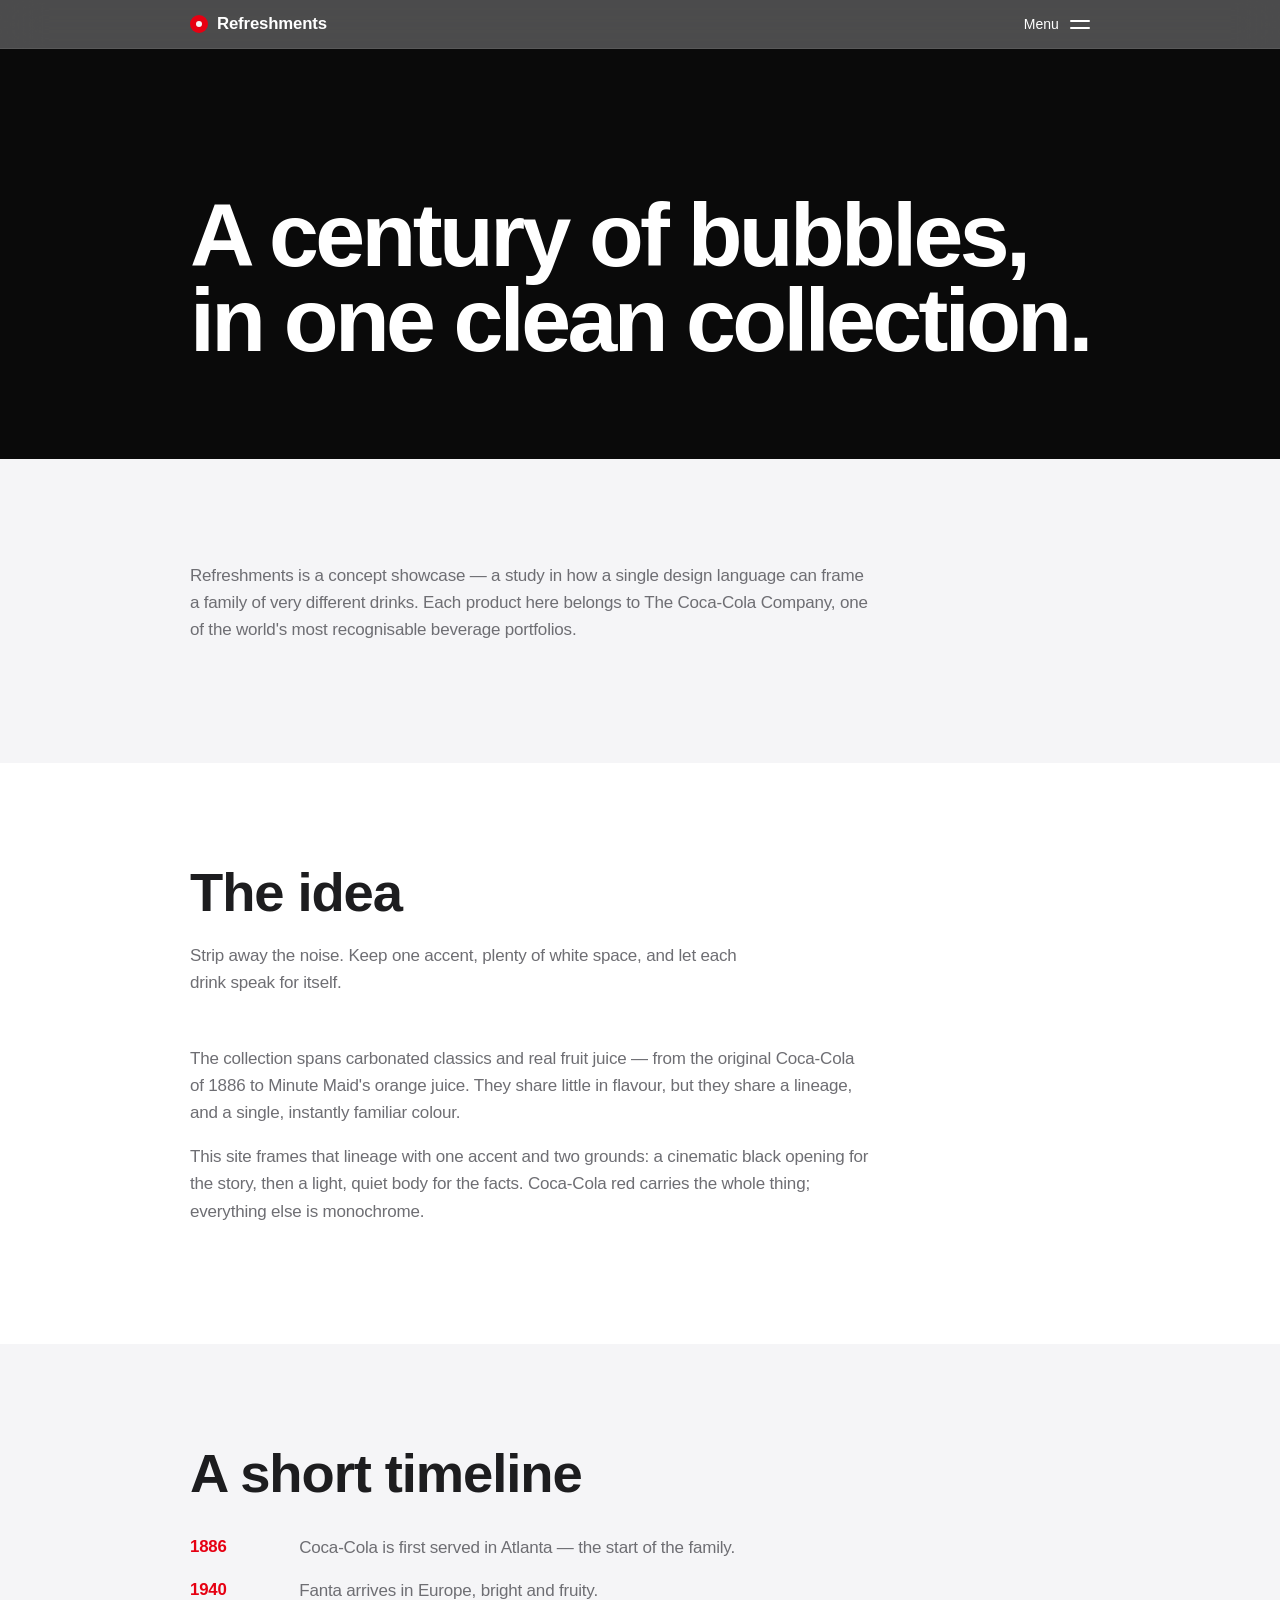
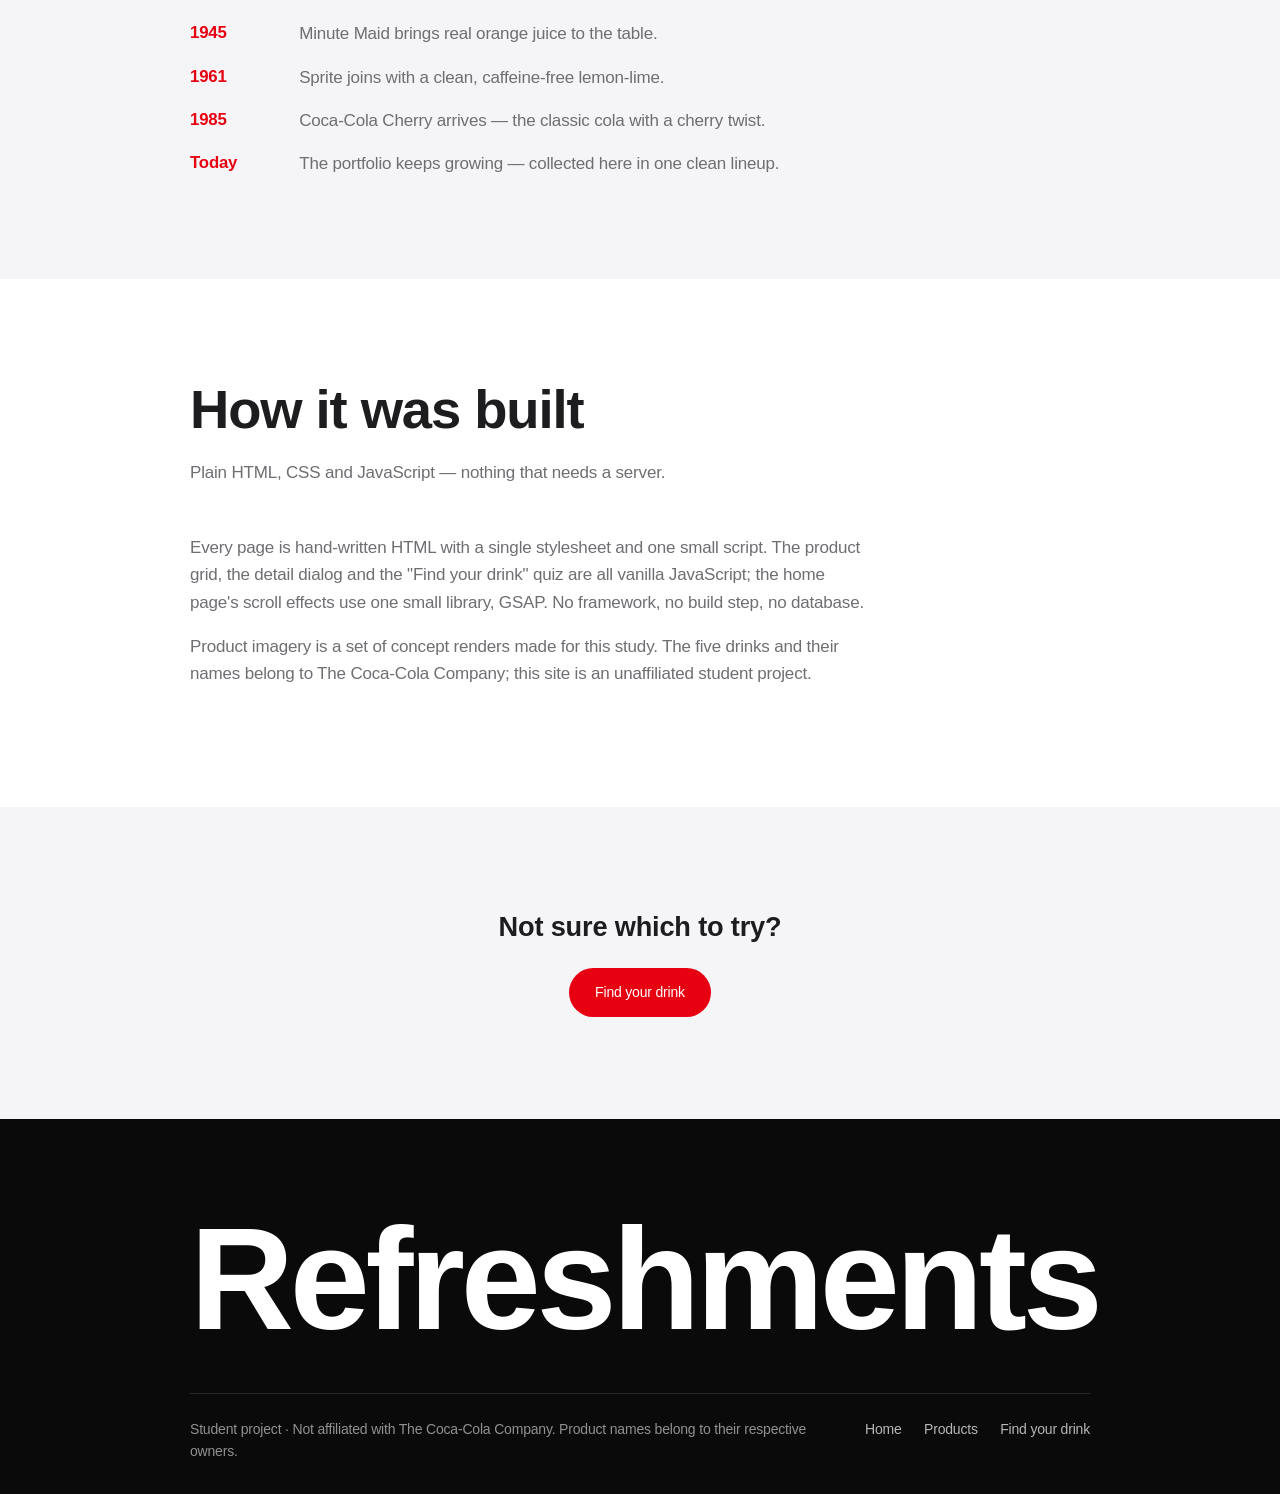
<file: about.html>
<!DOCTYPE html>
<html lang="en">
<head>
<meta charset="utf-8">
<meta name="viewport" content="width=device-width, initial-scale=1">
<title>About — Refreshments</title>
<meta name="description" content="The story behind the classic drinks — a short history of the Coca-Cola Company's lineup.">
<meta name="theme-color" content="#f5f5f7">

<link rel="icon" href="assets/img/favicon.svg" type="image/svg+xml">
<link rel="icon" href="assets/img/favicon-32.png" type="image/png" sizes="32x32">
<link rel="apple-touch-icon" href="assets/img/apple-touch-icon.png">

<meta property="og:type" content="website">
<meta property="og:site_name" content="Refreshments">
<meta property="og:title" content="About — Refreshments">
<meta property="og:description" content="The story behind the classic drinks.">
<meta property="og:url" content="https://czhcyber.github.io/personal-project/about.html">
<meta property="og:image" content="https://czhcyber.github.io/personal-project/assets/img/og-image.png">
<meta name="twitter:card" content="summary_large_image">

<link rel="stylesheet" href="assets/css/style.css">
</head>
<body>

<header class="nav">
  <div class="container nav-inner">
    <a href="index.html" class="brand">
      <span class="brand-mark" aria-hidden="true"></span>
      <span>Refreshments</span>
    </a>
    <button class="menu-toggle" id="menu-toggle" type="button" aria-expanded="false" aria-controls="menu-overlay">
      <span>Menu</span>
      <span class="menu-toggle-bars" aria-hidden="true"><i></i><i></i></span>
    </button>
  </div>
</header>

<nav class="menu-overlay" id="menu-overlay" aria-label="Main" aria-hidden="true">
  <div class="container menu-overlay-top">
    <a href="index.html" class="brand">
      <span class="brand-mark" aria-hidden="true"></span>
      <span>Refreshments</span>
    </a>
    <button class="menu-close" id="menu-close" type="button" aria-label="Close menu">✕</button>
  </div>
  <div class="container menu-links">
    <a href="index.html">Home</a>
    <a href="products.html">Products</a>
    <a href="about.html" aria-current="page">About</a>
    <a href="quiz.html">Find your drink</a>
  </div>
  <div class="container menu-overlay-foot">
    <span>Student project · Not affiliated with The Coca-Cola Company.</span>
  </div>
</nav>

<main>
  <section class="page-hero">
    <div class="container">
      <h1 class="page-hero-title">A century of bubbles, in one clean collection.</h1>
    </div>
  </section>

  <section class="section">
    <div class="container">
      <p class="prose">Refreshments is a concept showcase — a study in how a single design language can frame a family of very different drinks. Each product here belongs to The Coca-Cola Company, one of the world's most recognisable beverage portfolios.</p>
    </div>
  </section>

  <section class="section section-band">
    <div class="container">
      <div class="fade">
        <h2 class="section-title">The idea</h2>
        <p class="section-sub">Strip away the noise. Keep one accent, plenty of white space, and let each drink speak for itself.</p>
      </div>

      <div class="fade" style="max-width:680px">
        <p class="prose">The collection spans carbonated classics and real fruit juice — from the original Coca-Cola of 1886 to Minute Maid's orange juice. They share little in flavour, but they share a lineage, and a single, instantly familiar colour.</p>
        <p class="prose">This site frames that lineage with one accent and two grounds: a cinematic black opening for the story, then a light, quiet body for the facts. Coca-Cola red carries the whole thing; everything else is monochrome.</p>
      </div>
    </div>
  </section>

  <section class="section" aria-labelledby="timeline-title">
    <div class="container">
      <h2 class="section-title fade" id="timeline-title">A short timeline</h2>
      <div class="timeline">
        <div class="timeline-item fade"><span class="timeline-year">1886</span><p>Coca-Cola is first served in Atlanta — the start of the family.</p></div>
        <div class="timeline-item fade"><span class="timeline-year">1940</span><p>Fanta arrives in Europe, bright and fruity.</p></div>
        <div class="timeline-item fade"><span class="timeline-year">1945</span><p>Minute Maid brings real orange juice to the table.</p></div>
        <div class="timeline-item fade"><span class="timeline-year">1961</span><p>Sprite joins with a clean, caffeine-free lemon-lime.</p></div>
        <div class="timeline-item fade"><span class="timeline-year">1985</span><p>Coca-Cola Cherry arrives — the classic cola with a cherry twist.</p></div>
        <div class="timeline-item fade"><span class="timeline-year">Today</span><p>The portfolio keeps growing — collected here in one clean lineup.</p></div>
      </div>
    </div>
  </section>

  <section class="section section-band" aria-labelledby="built-title">
    <div class="container">
      <h2 class="section-title" id="built-title">How it was built</h2>
      <p class="section-sub">Plain HTML, CSS and JavaScript — nothing that needs a server.</p>
      <div class="prose">
        <p>Every page is hand-written HTML with a single stylesheet and one small script. The product grid, the detail dialog and the "Find your drink" quiz are all vanilla JavaScript; the home page's scroll effects use one small library, GSAP. No framework, no build step, no database.</p>
        <p>Product imagery is a set of concept renders made for this study. The five drinks and their names belong to The Coca-Cola Company; this site is an unaffiliated student project.</p>
      </div>
    </div>
  </section>

  <section class="section" aria-label="Get started">
    <div class="container" style="text-align:center">
      <p class="lead" style="margin:0 auto 1.5rem">Not sure which to try?</p>
      <a href="quiz.html" class="btn btn-primary">Find your drink</a>
    </div>
  </section>
</main>

<footer class="footer">
  <div class="container">
    <p class="footer-big">Refreshments</p>
    <div class="footer-bottom">
      <p class="footer-note">Student project · Not affiliated with The Coca-Cola Company. Product names belong to their respective owners.</p>
      <nav class="footer-links" aria-label="Footer">
        <a href="index.html">Home</a>
        <a href="products.html">Products</a>
        <a href="quiz.html">Find your drink</a>
      </nav>
    </div>
  </div>
</footer>

<script src="assets/js/app.js" defer></script>
</body>
</html>
</file>
<file: assets/css/style.css>
/* ============================================================================
   Refreshments — unified stylesheet
   ----------------------------------------------------------------------------
   Apple-style light UI:
     • off-white canvas #f5f5f7, white cards, near-black text
     • Coca-Cola red #E60012 used sparingly (buttons, highlights only)
     • frosted-glass sticky navigation
     • product cards with hover lift + soft shadow
     • gentle fade-in on scroll (IntersectionObserver adds .in-view)
     • fluid type & spacing, multiple breakpoints, no horizontal scroll
   ============================================================================ */

:root {
  --bg:      #f5f5f7;
  --surface: #ffffff;
  --text:    #1d1d1f;
  --gray:    #6e6e73;
  --gray-2:  #86868b;
  --divider: #d2d2d7;
  --accent:  #E60012;
  --accent-dark: #c5000f;

  --font: -apple-system, BlinkMacSystemFont, 'SF Pro Display', 'SF Pro Text',
          'Segoe UI', Roboto, 'Helvetica Neue', 'PingFang SC',
          'Microsoft YaHei', sans-serif;

  --radius: 18px;
  --radius-lg: 24px;
  --container: 980px;
  --pad-x: clamp(20px, 5vw, 40px);
  --nav-h: 48px;

  /* type scale: 12 / 14 / 17 / 20 / 34 / 56 */
  --fs-xs: 0.75rem;
  --fs-sm: 0.875rem;
  --fs-base: 1.0625rem;
  --fs-md: 1.25rem;
  --fs-xl: 2.125rem;
  --fs-2xl: 3.5rem;
  --shadow-sm: 0 2px 8px rgba(0, 0, 0, 0.04), 0 1px 2px rgba(0, 0, 0, 0.05);
  --shadow-md: 0 12px 32px rgba(0, 0, 0, 0.08), 0 3px 8px rgba(0, 0, 0, 0.06);
}

/* ---------------------------------------------------------------------------
   Reset + base
--------------------------------------------------------------------------- */
*, *::before, *::after { box-sizing: border-box; }

html { scroll-behavior: smooth; -webkit-text-size-adjust: 100%; }

body {
  margin: 0;
  background: var(--bg);
  color: var(--text);
  font-family: var(--font);
  font-size: 17px;
  line-height: 1.6;
  letter-spacing: -0.011em;
  overflow-x: hidden;
  -webkit-font-smoothing: antialiased;
}

/* Browser surfaces — themed from the palette (the cheapest "built, not assembled" signal) */
::selection { background: var(--accent); color: #fff; }
::-moz-selection { background: var(--accent); color: #fff; }
input, textarea, [contenteditable] { caret-color: var(--accent); }
:focus-visible { outline: 2px solid var(--accent); outline-offset: 3px; }
::-webkit-scrollbar { width: 10px; height: 10px; }
::-webkit-scrollbar-track { background: var(--bg); }
::-webkit-scrollbar-thumb { background: var(--divider); border-radius: 999px; border: 2px solid var(--bg); }
::-webkit-scrollbar-thumb:hover { background: var(--gray-2); }
html { scrollbar-color: var(--divider) var(--bg); scrollbar-width: thin; }

img, svg { max-width: 100%; display: block; }

[hidden] { display: none !important; }

/* Cross-page transition (Chrome / Safari; graceful fallback elsewhere) */
@view-transition { navigation: auto; }
a { color: var(--text); text-decoration: none; }
a:hover { text-decoration: none; }

h1, h2, h3 {
  font-weight: 600;
  letter-spacing: -0.02em;
  line-height: 1.1;
  margin: 0 0 0.4em;
}
h1 { font-size: clamp(2.4rem, 6.4vw, 4.2rem); }
h2 { font-size: clamp(1.8rem, 3.2vw, var(--fs-xl)); }
h3 { font-size: var(--fs-md); }
p  { margin: 0 0 1em; }
ul { margin: 0; padding: 0; list-style: none; }

.container {
  width: 100%; max-width: var(--container);
  margin-inline: auto; padding-inline: var(--pad-x);
}

.sr-only {
  position: absolute; width: 1px; height: 1px; overflow: hidden;
  clip: rect(0 0 0 0); white-space: nowrap;
}

/* ============================================================================
   Navigation — frosted glass, sticky
   ============================================================================ */
.nav {
  position: sticky; top: 0; z-index: 60;
  background: rgba(245, 245, 247, 0.78);
  backdrop-filter: saturate(180%) blur(20px);
  -webkit-backdrop-filter: saturate(180%) blur(20px);
  border-bottom: 1px solid rgba(0, 0, 0, 0.08);
  transition: background .3s ease, border-color .3s ease;
}
.nav--dark {
  background: rgba(10, 10, 10, 0.72);
  border-bottom-color: rgba(255, 255, 255, 0.08);
}
.nav--dark .brand, .nav--dark .menu-toggle { color: #fff; }
.nav-inner {
  display: flex; align-items: center; justify-content: space-between;
  gap: 1rem; min-height: var(--nav-h);
}
.brand { display: flex; align-items: center; gap: 9px; font-weight: 600; font-size: 1.05rem; letter-spacing: -0.01em; transition: color .3s ease; }
.brand-mark {
  width: 18px; height: 18px; border-radius: 50%;
  background: var(--accent); position: relative; flex: none;
}
.brand-mark::after {
  content: ''; position: absolute; inset: 6px; border-radius: 50%; background: var(--bg);
}
.menu-toggle {
  display: inline-flex; align-items: center; gap: 0.7rem;
  background: none; border: none; color: var(--text);
  font-family: inherit; font-size: var(--fs-sm); font-weight: 500;
  cursor: pointer; padding: 0.5em 0;
  transition: color .3s ease;
}
.menu-toggle-bars { display: flex; flex-direction: column; gap: 5px; }
.menu-toggle-bars i { display: block; width: 20px; height: 2px; background: currentColor; border-radius: 1px; transition: transform .25s; }
.menu-toggle[aria-expanded="true"] .menu-toggle-bars i:first-child { transform: translateY(3.5px) rotate(45deg); }
.menu-toggle[aria-expanded="true"] .menu-toggle-bars i:last-child { transform: translateY(-3.5px) rotate(-45deg); }

/* Full-screen menu overlay */
.menu-overlay {
  position: fixed; inset: 0; z-index: 100;
  background: var(--text); color: #fff;
  display: flex; flex-direction: column;
  opacity: 0; visibility: hidden; transform: translateY(-6px);
  transition: opacity .3s ease, transform .3s ease, visibility 0s .3s;
  overflow-y: auto;
}
.menu-overlay.is-open {
  opacity: 1; visibility: visible; transform: none;
  transition: opacity .3s ease, transform .3s ease, visibility 0s;
}
.menu-overlay-top { display: flex; align-items: center; justify-content: space-between; padding: 1.1rem 0; }
.menu-overlay-top .brand { color: #fff; }
.menu-close {
  width: 36px; height: 36px; border-radius: 50%;
  background: rgba(255, 255, 255, 0.12); border: none; color: #fff;
  font-size: 1rem; cursor: pointer;
}
.menu-close:hover { background: rgba(255, 255, 255, 0.22); }
.menu-links { flex: 1; display: flex; flex-direction: column; justify-content: center; gap: clamp(0.4rem, 1.5vw, 1rem); padding: 2rem 0; }
.menu-links a {
  color: #fff; width: fit-content;
  font-size: clamp(2.2rem, 8vw, 6rem);
  font-weight: 700; letter-spacing: -0.03em; line-height: 1.02;
  transition: color .2s;
}
.menu-links a:hover, .menu-links a[aria-current="page"] { color: var(--accent); }
.menu-overlay-foot { padding: 1.5rem 0; color: rgba(255, 255, 255, 0.55); font-size: var(--fs-sm); }

/* ============================================================================
   Hero
   ============================================================================ */
.hero {
  display: flex; flex-direction: column; align-items: center; justify-content: center;
  text-align: center;
  min-height: calc(100svh - var(--nav-h));
  padding: clamp(3rem, 9vh, 6rem) 0 clamp(2rem, 5vh, 3rem);
  gap: clamp(1.5rem, 4vh, 3rem);
}
.hero-inner { display: flex; flex-direction: column; align-items: center; }
.hero-lineup {
  display: flex; align-items: flex-end; justify-content: center;
  gap: clamp(0.3rem, 2vw, 1.6rem);
  width: min(1000px, calc(100% - 2 * var(--pad-x)));
  padding: clamp(0.7rem, 2.4vw, 2rem);
  background: var(--surface);
  border-radius: 24px;
}
.hero-item { display: block; line-height: 0; }
.hero-thumb {
  width: clamp(46px, 11vw, 150px); height: auto;
  transition: transform .3s ease;
}
.hero-item:hover .hero-thumb { transform: translateY(-6px); }

/* Cinematic dark hero (Duo Case direction) */
.hero-dark {
  background: #0a0a0a;
  color: #fff;
  overflow: hidden;
}
.hero-dark .hero-inner { gap: clamp(0.8rem, 3vh, 2rem); }
.hero-big {
  font-size: clamp(3rem, 11vw, 10rem);
  font-weight: 800;
  letter-spacing: -0.04em;
  line-height: 0.92;
  color: #fff;
  margin: 0;
  will-change: transform, opacity;
}
.hero-tile {
  width: clamp(180px, 26vw, 320px);
  aspect-ratio: 1;
  display: flex; align-items: center; justify-content: center;
  padding: 0.8rem;
  background: #fff;
  border-radius: 22px;
  box-shadow: 0 40px 120px rgba(0, 0, 0, 0.55);
  will-change: transform;
}
.hero-product { width: 100%; height: 100%; object-fit: contain; }

/* Sub-page header band — bridges the light sub-pages to the dark home */
.page-hero {
  background: #0a0a0a;
  color: #fff;
  padding: clamp(5rem, 12vw, 9rem) 0 clamp(3.5rem, 8vw, 6rem);
}
.page-hero-title {
  font-size: clamp(2.6rem, 7vw, 6rem);
  font-weight: 800;
  letter-spacing: -0.04em;
  line-height: 0.95;
  color: #fff;
  margin: 0;
}
.page-hero-sub {
  font-size: clamp(1.05rem, 1.8vw, 1.25rem);
  color: rgba(255, 255, 255, 0.7);
  max-width: 46ch;
  margin: 1.1rem 0 0;
}

.hero-title { font-weight: 700; margin-bottom: 0.4em; }
.hero-sub {
  font-size: clamp(1.05rem, 2vw, 1.3rem);
  color: var(--gray); max-width: 620px; margin: 0 auto 2rem;
}

/* ============================================================================
   Buttons
   ============================================================================ */
.btn {
  display: inline-flex; align-items: center; justify-content: center;
  padding: 0.85em 1.8em; border-radius: 980px;
  font-size: var(--fs-sm); font-weight: 500; font-family: inherit; cursor: pointer;
  transition: background .2s, color .2s, transform .2s, border-color .2s;
  border: 1.5px solid transparent;
}
.btn:active { transform: scale(0.98); }
.btn-primary { background: var(--accent); color: #fff; }
.btn-primary:hover { background: var(--accent-dark); }
.btn-ghost { background: transparent; color: var(--text); border-color: rgba(0, 0, 0, 0.2); }
.btn-ghost:hover { border-color: var(--text); }

/* ============================================================================
   Sections
   ============================================================================ */
.section { padding: clamp(3.5rem, 8vw, 6.5rem) 0; }
.section-title { text-align: left; font-size: clamp(2rem, 4.4vw, 3.4rem); letter-spacing: -0.02em; line-height: 1.02; margin-bottom: 0.4em; }
.section-sub { text-align: left; color: var(--gray); max-width: 560px; margin: 0 0 3rem; }
.section-band { background: var(--surface); }

/* Full-bleed flat colour band — a field of colour, not an ornament */
.band-ink {
  background: var(--accent);
  color: #fff;
  padding: clamp(4rem, 12vw, 9rem) 0;
}
.manifesto {
  font-size: clamp(2.4rem, 7.5vw, 6rem);
  font-weight: 700;
  letter-spacing: -0.03em;
  line-height: 1;
  color: #fff;
  text-wrap: balance;
  margin: 0 0 1.2rem;
  clip-path: inset(0 0 100% 0);
  transition: clip-path 1s cubic-bezier(.2, .7, .2, 1);
}
.manifesto.is-in { clip-path: inset(0 0 0 0); }
.manifesto-sub {
  font-size: clamp(1.05rem, 2vw, 1.35rem);
  color: rgba(255, 255, 255, 0.9);
  max-width: 560px;
  margin: 0;
}
.band-grid {
  display: grid; grid-template-columns: 1.35fr 1fr;
  gap: clamp(2rem, 6vw, 6rem); align-items: end;
}
.band-aside-label { font-size: var(--fs-sm); color: rgba(255, 255, 255, 0.8); margin: 0 0 0.9rem; }
.band-names { display: grid; gap: 0.35rem; }
.band-names a { color: rgba(255, 255, 255, 0.95); font-size: clamp(1.05rem, 1.6vw, 1.35rem); transition: color .2s; }
.band-names a:hover { color: #fff; text-decoration: underline; text-underline-offset: 3px; }

/* Scroll-driven lineup — horizontal film strip */
.lineup {
  position: relative;
  background: #0a0a0a;
  color: #fff;
  height: 400vh;
}
.lineup-sticky {
  position: sticky;
  top: 0;
  height: 100svh;
  overflow: hidden;
}
.lineup-track {
  display: flex;
  width: 500%;
  height: 100%;
  will-change: transform;
}
.lineup-frame {
  flex: 0 0 20%;
  display: grid;
  grid-template-columns: 1fr 1fr;
  align-items: center;
  gap: clamp(2rem, 6vw, 6rem);
  padding: 0 clamp(1.25rem, 5vw, 3rem);
  box-sizing: border-box;
}
.lineup-visual {
  position: relative;
  height: min(58vh, 500px);
  display: flex;
  align-items: center;
  justify-content: center;
}
.lineup-img {
  height: 100%;
  width: auto;
  max-width: 100%;
  object-fit: contain;
  background: #fff;
  border-radius: 22px;
  padding: 1.1rem;
  box-sizing: border-box;
  box-shadow: 0 30px 90px rgba(0, 0, 0, 0.5);
}
.lineup-count { font-size: var(--fs-sm); color: rgba(255, 255, 255, 0.5); margin: 0 0 0.8rem; }
.lineup-name {
  position: relative;
  font-size: clamp(2.4rem, 6vw, 5rem);
  font-weight: 800;
  letter-spacing: -0.03em;
  line-height: 0.95;
  color: #fff;
  margin: 0 0 0.25em;
}
.ln-glitch {
  position: absolute;
  top: 0;
  left: 0;
  right: 0;
  visibility: hidden;
  pointer-events: none;
}
.lineup-year { color: var(--accent); font-weight: 600; margin: 0 0 0.7em; }
.lineup-tag { color: rgba(255, 255, 255, 0.7); font-size: var(--fs-base); margin: 0; max-width: 30ch; }

/* Product close-up (Duo Case "Product Mockup") */
.closeup-grid {
  display: grid; grid-template-columns: 1fr 1fr;
  align-items: center; gap: clamp(2rem, 6vw, 5rem);
}
.closeup-visual { display: flex; align-items: center; justify-content: center; }
.closeup-img {
  width: min(100%, 420px); height: auto;
  border-radius: 24px;
  box-shadow: var(--shadow-md);
}
.closeup-year { color: var(--accent); font-weight: 600; margin: 0 0 0.4em; }
.closeup-name {
  font-size: clamp(2.4rem, 5vw, 4rem);
  font-weight: 800; letter-spacing: -0.03em; line-height: 0.95;
  margin: 0 0 0.2em;
}
.closeup-tag { color: var(--gray); font-size: var(--fs-md); margin: 0 0 1.1rem; }
.closeup-served { color: var(--gray); font-size: var(--fs-sm); margin: 0.4rem 0 1.5rem; }

/* ============================================================================
   Product cards
   ============================================================================ */
.grid { display: grid; gap: 1.4rem; }
.grid-3 { grid-template-columns: repeat(3, 1fr); }
.grid-4 { grid-template-columns: repeat(4, 1fr); }

.card {
  position: relative;
  background: var(--surface);
  border-radius: var(--radius);
  padding: 1.6rem 1.5rem 1.4rem;
  cursor: pointer;
  transition: box-shadow .3s ease;
  text-align: center;
}
.card:hover, .card:focus-visible {
  transform: translateY(-5px);
  box-shadow: var(--shadow-md);
  outline: none;
}
.card:focus-visible { box-shadow: var(--shadow-md), 0 0 0 4px rgba(230, 0, 18, 0.18); }

.card-visual {
  display: flex; align-items: center; justify-content: center;
  height: 220px; margin-bottom: 1rem;
  background: #ffffff;
  border-radius: 14px; overflow: hidden;
}
.card-visual .p-img { width: 100%; height: 100%; object-fit: contain; transition: transform .35s ease; }
.card:hover .card-visual .p-img { transform: scale(1.05); }

/* Hover quick-look: flavour meters overlay on the product image */
.card-visual { position: relative; }
.card-meters {
  position: absolute; left: 0; right: 0; bottom: 0;
  display: grid; gap: 0.3rem;
  padding: 0.65rem 0.85rem;
  background: rgba(255, 255, 255, 0.92);
  -webkit-backdrop-filter: blur(6px); backdrop-filter: blur(6px);
  opacity: 0; transform: translateY(8px);
  transition: opacity .25s ease, transform .25s ease;
  pointer-events: none;
}
.card:hover .card-meters, .card:focus-visible .card-meters { opacity: 1; transform: none; }
.card-meters .meter { grid-template-columns: 56px 1fr; gap: 0.45rem; }
.card-meters .meter-label { font-size: 0.64rem; }
.card-meters .meter-track { height: 4px; }
.p-visual { width: auto; height: 100%; }
.p-visual text { font-family: var(--font); }

.card-name { font-size: var(--fs-md); margin-bottom: 0.15rem; }
.card-zh { font-size: var(--fs-sm); color: var(--gray); font-weight: 400; margin-left: 0.3rem; }
.card-tagline { font-size: var(--fs-sm); color: var(--gray); margin: 0 0 1rem; }
.card-cta { font-size: var(--fs-sm); font-weight: 500; color: var(--accent); }

/* ============================================================================
   Modal (native <dialog>)
   ============================================================================ */
.product-dialog {
  width: min(640px, calc(100% - 2 * var(--pad-x)));
  max-width: 640px;
  border: none; border-radius: var(--radius-lg); padding: 0;
  background: var(--surface); color: var(--text);
  box-shadow: 0 40px 100px rgba(0, 0, 0, 0.28);
}
.product-dialog::backdrop {
  background: rgba(0, 0, 0, 0.35);
  backdrop-filter: blur(4px);
  -webkit-backdrop-filter: blur(4px);
}
.dlg-inner { display: grid; grid-template-columns: 220px 1fr; }
.dlg-visual {
  display: flex; align-items: center; justify-content: center;
  background: #f5f5f7;
  border-radius: var(--radius-lg) 0 0 var(--radius-lg);
  padding: 1.5rem;
}
.dlg-visual .p-img { width: 100%; height: 220px; object-fit: contain; }
.dlg-visual .p-visual { height: 220px; }
.dlg-body { padding: 2rem 2rem 1.8rem; }
.dlg-close {
  position: absolute; top: 14px; right: 14px;
  width: 34px; height: 34px; border-radius: 50%;
  background: #f0f0f3; border: none; cursor: pointer;
  font-size: 1.1rem; line-height: 1; color: var(--text);
}
.dlg-close:hover { background: #e4e4e8; }
.dlg-name { margin-bottom: 0.3em; }
.dlg-zh { color: var(--gray); font-weight: 400; font-size: var(--fs-sm); }
.dlg-tagline { font-weight: 600; font-size: var(--fs-md); margin-bottom: 0.6rem; }
.dlg-desc { color: var(--gray); font-size: var(--fs-base); margin-bottom: 1.2rem; }
.dlg-facts { display: flex; flex-wrap: wrap; gap: 0.5rem; }
.dlg-facts li {
  font-size: var(--fs-xs); color: var(--text);
  background: var(--bg); border-radius: 999px; padding: 0.4em 0.95em;
}

/* flavour meters */
.dlg-meters { display: grid; gap: 0.5rem; margin: 0.2rem 0 1.1rem; }
.meter { display: grid; grid-template-columns: 82px 1fr; align-items: center; gap: 0.8rem; }
.meter-label { font-size: var(--fs-xs); color: var(--gray); }
.meter-track { height: 6px; border-radius: 999px; background: var(--divider); overflow: hidden; }
.meter-fill {
  display: block; height: 100%; width: 0; border-radius: 999px;
  background: var(--accent);
  transition: width .6s cubic-bezier(.2, .7, .2, 1);
}

/* ============================================================================
   About / Contact
   ============================================================================ */
.page-title { font-size: clamp(2rem, 4.8vw, 3.2rem); font-weight: 700; letter-spacing: -0.025em; line-height: 1.05; margin: 0 0 0.6em; }
.lead { font-size: clamp(1.25rem, 2.4vw, 1.7rem); font-weight: 600; line-height: 1.3; max-width: 760px; }
.prose { max-width: 680px; color: var(--gray); }
.timeline { display: grid; gap: 1rem; margin-top: 2rem; }
.timeline-item { display: grid; grid-template-columns: 90px 1fr; gap: 1.2rem; }
.timeline-year { font-weight: 700; color: var(--accent); font-size: 1.05rem; }
.timeline-item p { color: var(--gray); margin: 0; }



/* ============================================================================
   Quiz — Find your drink
   ============================================================================ */
.quiz { max-width: 560px; margin: 0 auto; text-align: center; }
.quiz-bar {
  height: 3px; background: var(--divider); border-radius: 999px;
  overflow: hidden; margin-bottom: 1.1rem;
}
.quiz-bar-fill {
  display: block; height: 100%; width: 33%;
  background: var(--accent); border-radius: 999px;
  transition: width .35s cubic-bezier(.2, .7, .2, 1);
}
.quiz-progress {
  font-size: var(--fs-sm); font-weight: 500;
  color: var(--gray); margin-bottom: 0.7rem;
}
.quiz-question { font-size: clamp(1.5rem, 3vw, var(--fs-xl)); margin-bottom: 1.5rem; }
.quiz-options { display: grid; gap: 0.8rem; }
.quiz-back {
  margin-top: 1.2rem; background: none; border: none;
  color: var(--gray); font-family: inherit; font-size: var(--fs-sm);
  cursor: pointer; padding: 0.3em 0;
}
.quiz-back:hover { color: var(--text); }
.quiz-hint { font-size: var(--fs-sm); color: var(--gray); margin: 1rem 0 0; }
.quiz-foot { font-size: var(--fs-sm); color: var(--gray); margin: 2.5rem 0 0; }
.quiz-foot a { color: var(--text); text-decoration: underline; text-underline-offset: 3px; }
.quiz-option {
  padding: 0.95em 1.4em; border-radius: 980px;
  background: var(--surface); border: 1px solid var(--divider);
  color: var(--text); font-size: var(--fs-base); font-family: inherit; cursor: pointer;
  transition: border-color .2s, transform .2s, box-shadow .2s;
}
.quiz-option:hover { border-color: var(--text); box-shadow: var(--shadow-md); }
.quiz-option:active { transform: scale(0.99); }

.quiz-result { text-align: center; }
.quiz-result.is-in { animation: quiz-in .35s ease both; }
@keyframes quiz-in {
  from { opacity: 0; transform: translateY(12px); }
  to { opacity: 1; transform: none; }
}
.quiz-result-visual { display: flex; justify-content: center; margin-bottom: 0.8rem; }
.quiz-result-visual .p-img { height: clamp(220px, 32vh, 320px); width: auto; object-fit: contain; }
.quiz-result-name { font-size: clamp(2rem, 5vw, 3rem); font-weight: 800; letter-spacing: -0.02em; margin-bottom: 0.2rem; }
.quiz-result-tag { color: var(--gray); font-size: var(--fs-md); margin-bottom: 1.5rem; }
.quiz-actions { display: flex; flex-wrap: wrap; gap: 0.8rem; justify-content: center; }

/* ============================================================================
   Footer
   ============================================================================ */
.footer {
  background: #0a0a0a;
  padding: clamp(3rem, 8vw, 6rem) 0 2rem;
  font-size: var(--fs-sm); color: rgba(255, 255, 255, 0.55);
}
.footer-big {
  font-size: clamp(3rem, 12vw, 9rem);
  font-weight: 700;
  letter-spacing: -0.03em;
  line-height: 0.9;
  color: #fff;
  margin: 0 0 clamp(1.5rem, 4vw, 3rem);
}
.footer-bottom {
  display: flex; flex-wrap: wrap; align-items: baseline; justify-content: space-between;
  gap: 1rem 2rem;
  border-top: 1px solid rgba(255, 255, 255, 0.12);
  padding-top: 1.5rem;
}
.footer-note { max-width: 620px; margin: 0; }
.footer-links { display: flex; gap: 1.4rem; margin: 0; }
.footer-links a { color: rgba(255, 255, 255, 0.7); }
.footer-links a:hover { color: #fff; }

/* ============================================================================
   Scroll fade-in
   ============================================================================ */
.fade { opacity: 0; transform: translateY(22px); transition: opacity .7s ease, transform .7s ease; }
.fade.in-view { opacity: 1; transform: none; }

/* ============================================================================
   Responsive
   ============================================================================ */
@media (max-width: 900px) {
  .grid-4 { grid-template-columns: repeat(3, 1fr); }
}
@media (max-width: 719px) {
  .band-grid { grid-template-columns: 1fr; }
  .lineup { height: 320vh; }
  .lineup-frame { grid-template-columns: 1fr; gap: 1.5rem; }
  .lineup-visual { height: 42vh; }
  .closeup-grid { grid-template-columns: 1fr; gap: 1.5rem; }
  .grid-4, .grid-3 { grid-template-columns: repeat(2, 1fr); }
  .dlg-inner { grid-template-columns: 1fr; }
  .dlg-visual { border-radius: var(--radius-lg) var(--radius-lg) 0 0; }
  .dlg-visual .p-visual { height: 150px; }
  .timeline-item { grid-template-columns: 1fr; gap: 0.3rem; }
}
@media (max-width: 480px) {
  .grid-4, .grid-3 { grid-template-columns: 1fr; }
  .card-visual { height: 200px; }
}

/* ============================================================================
   Reduced motion
   ============================================================================ */
@media (prefers-reduced-motion: reduce) {
  * { transition: none !important; animation: none !important; }
  html { scroll-behavior: auto; }
  .fade { opacity: 1; transform: none; }
  .manifesto { clip-path: none !important; }
}
</file>
